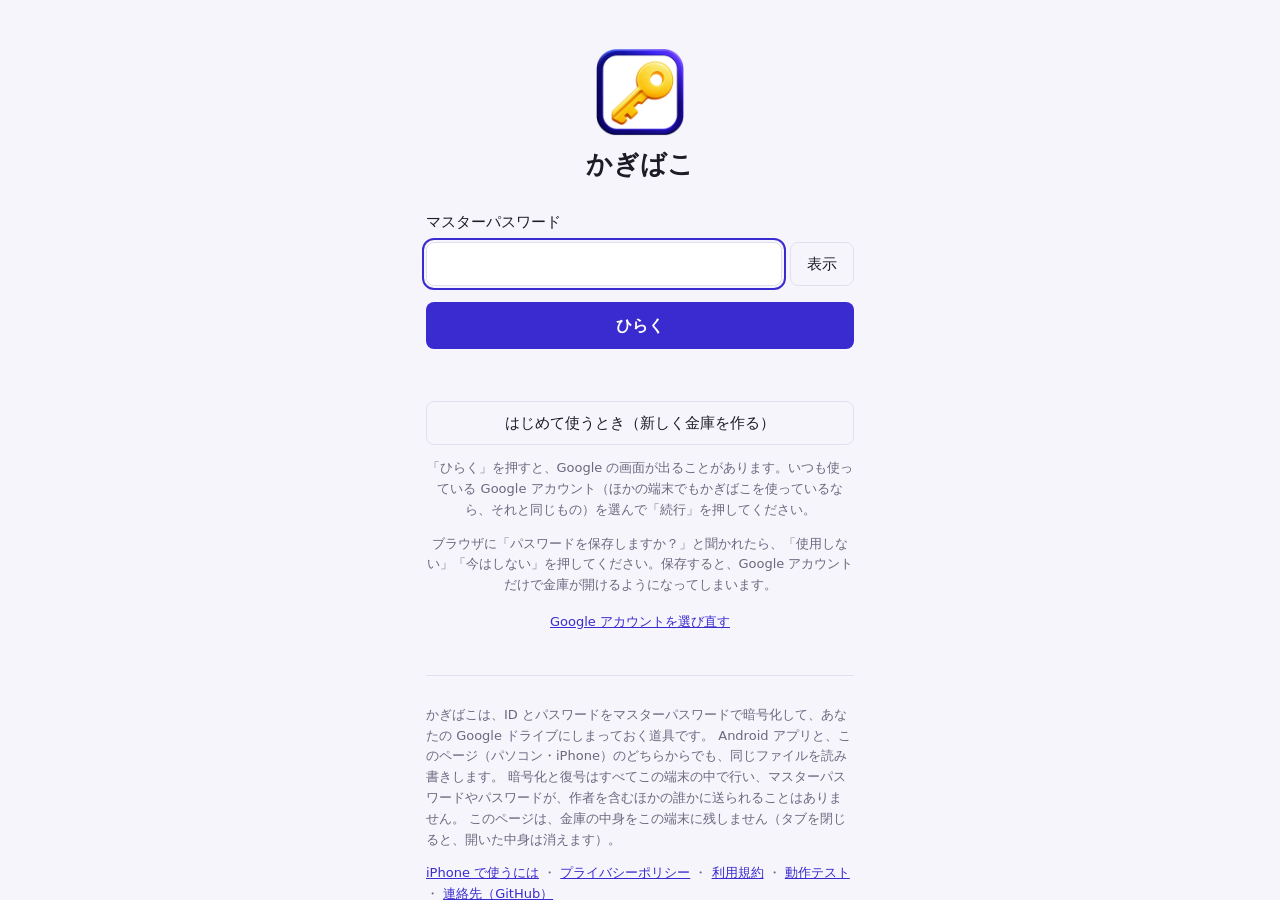
<file: index.html>
<!doctype html>
<html lang="ja">
<head>
  <meta charset="utf-8">
  <!--
    ページが読み込んでよい相手を絞る（CSP。仕様書 §9.3・改訂 R-22）。
    スクリプトは自分のファイルと Google のログイン部品（accounts.google.com/gsi/client）だけ、
    通信は Google ドライブと Google のログイン部品の窓口（/gsi/）だけ。
    ★スクリプトも見た目も、この HTML の中には書かない（書くと CSP で止まる。わざとそうしている）。
  -->
  <meta http-equiv="Content-Security-Policy" content="default-src 'none'; script-src 'self' https://accounts.google.com/gsi/client; style-src 'self' https://accounts.google.com/gsi/style; img-src 'self'; connect-src https://www.googleapis.com https://accounts.google.com/gsi/; frame-src https://accounts.google.com/gsi/; base-uri 'none'; form-action 'none'">
  <meta name="viewport" content="width=device-width, initial-scale=1">
  <!-- ★iPhone の Safari に、パスワードやメモの数字を電話番号・住所・日付のリンクに変えさせない（押すと電話がかかる。改訂 R-26） -->
  <meta name="format-detection" content="telephone=no, date=no, address=no, email=no">
  <meta name="robots" content="noindex">
  <meta name="referrer" content="no-referrer">
  <title>かぎばこ</title>
  <script src="guard.js"></script>
  <link rel="icon" type="image/png" sizes="32x32" href="icon-32.png">
  <link rel="icon" type="image/png" sizes="192x192" href="icon-192.png">
  <!-- iPhone のホーム画面に置いたときのアイコン（透明な所なし。iPhone は透明な所を黒く塗るため。作り方は tools/icon/README.md） -->
  <link rel="apple-touch-icon" href="apple-touch-icon.png">
  <link rel="stylesheet" href="app.css?v=20261112a">
  <script src="https://accounts.google.com/gsi/client" async></script>
  <script type="module" src="app.js?v=20261112a"></script>
</head>
<body>
  <div id="testBanner" class="testbanner" hidden></div>
  <!-- 読み上げ用（見た目には出さない） -->
  <div id="live" class="sr" role="status" aria-live="polite"></div>

  <!-- W-1 開く -->
  <section id="unlock" class="unlock">
    <img src="icon-192.png" alt="" class="logo" width="88" height="88">
    <h1>かぎばこ</h1>
    <!-- iPhone のホーム画面に「Webアプリ」として置いて開いたとき（改訂 R-26。この形だと Google の画面がうまく戻らないことがある） -->
    <p id="standaloneNote" class="notice" hidden>ホーム画面の「Webアプリ」として開いています。iPhone ではこの形だと、Google につなぐ画面がうまく戻らないことがあります。
      つながらないときは、Safari でこのページを開いてください（ホーム画面に置き直すときは「Webアプリとして開く」をオフに）。<a href="iphone.html">くわしく</a></p>
    <!--
      ★autocomplete="one-time-code": ブラウザの「パスワードを保存しますか？」にマスターパスワードを拾わせない（改訂 R-22）。
        type=password は残す（日本語入力が止まる・伏せ字・欄からコピーできない、という守りのため）
    -->
    <form id="unlockForm" class="unlockform" autocomplete="off">
      <label for="pw">マスターパスワード</label>
      <div class="pwrow">
        <!-- autocorrect="off": iPhone で「表示」にしている間に、打った文字を勝手に直させない（改訂 R-26） -->
        <input id="pw" type="password" autocomplete="one-time-code" spellcheck="false" autocapitalize="off" autocorrect="off">
        <button type="button" id="pwShow" class="ghost">表示</button>
      </div>
      <button id="openBtn" type="submit" class="primary">ひらく</button>
    </form>
    <p id="unlockStatus" class="status" role="status" aria-live="polite"></p>
    <!-- 改訂 R-26: 金庫がまだ無い人（iPhone だけの人など）は、ここから作る -->
    <p class="firstrow"><button type="button" id="setupBtn" class="ghost">はじめて使うとき（新しく金庫を作る）</button></p>
    <p class="hint">「ひらく」を押すと、Google の画面が出ることがあります。いつも使っている Google アカウント（ほかの端末でもかぎばこを使っているなら、それと同じもの）を選んで「続行」を押してください。</p>
    <p class="hint">ブラウザに「パスワードを保存しますか？」と聞かれたら、「使用しない」「今はしない」を押してください。保存すると、Google アカウントだけで金庫が開けるようになってしまいます。</p>
    <p class="links">
      <button type="button" id="chooseAccount" class="link">Google アカウントを選び直す</button>
      <button type="button" id="forgetFile" class="link" hidden>金庫のファイルを探し直す</button>
    </p>
    <div class="about">
      <p>かぎばこは、ID とパスワードをマスターパスワードで暗号化して、あなたの Google ドライブにしまっておく道具です。
        Android アプリと、このページ（パソコン・iPhone）のどちらからでも、同じファイルを読み書きします。
        暗号化と復号はすべてこの端末の中で行い、マスターパスワードやパスワードが、作者を含むほかの誰かに送られることはありません。
        このページは、金庫の中身をこの端末に残しません（タブを閉じると、開いた中身は消えます）。</p>
      <p><a href="iphone.html">iPhone で使うには</a> ・ <a href="privacy.html">プライバシーポリシー</a> ・ <a href="terms.html">利用規約</a> ・ <a href="selftest.html">動作テスト</a> ・ <a href="https://github.com/JSON0409">連絡先（GitHub）</a></p>
    </div>
  </section>

  <!--
    W-0 金庫を作る（はじめて使うとき。改訂 R-26。Android の A-0 と同じ流れ）
    ① マスターパスワードを決める → ② 紙に書き写す → ③ 紙を見ながらもう一度入れる → 作る（作る直前にもう一度探し、あれば作らない）
    ★入力欄は autocomplete="one-time-code"（ブラウザや iPhone のパスワード帳に、マスターパスワードを拾わせない）
  -->
  <section id="setup" class="unlock setup" hidden>
    <img src="icon-192.png" alt="" class="logo" width="64" height="64">
    <h1>新しい金庫を作ります</h1>
    <div id="setupStep1" class="setupstep">
      <p class="notice">ほかの端末（スマホのかぎばこ など）で、もう金庫を使っているなら、ここでは作りません。「やめる」を押して、開く画面の「Google アカウントを選び直す」から、その金庫を開いてください。</p>
      <h2>① マスターパスワードを決めます</h2>
      <p>金庫を開ける、ただ1つの合言葉です。下の候補から選ぶのがおすすめです（29文字。紙に書き写しやすい形です）。</p>
      <ul id="setupCandidates" class="candidates" aria-label="マスターパスワードの候補"></ul>
      <p><button type="button" id="setupMore" class="link">ほかの候補を出す</button></p>
      <p class="hint">自分で決めるときは、12文字以上にしてください（20文字以上がおすすめ）。</p>
      <label for="setupPw">マスターパスワード</label>
      <div class="pwrow">
        <input id="setupPw" type="password" autocomplete="one-time-code" spellcheck="false" autocapitalize="off" autocorrect="off">
        <button type="button" id="setupPwShow" class="ghost">表示</button>
      </div>
      <p id="setupCheck" class="status" role="status" aria-live="polite"></p>
      <div class="buttons">
        <button type="button" id="setupCancel" class="ghost">やめる</button>
        <button type="button" id="setupNext" class="primary">次へ</button>
      </div>
    </div>
    <form id="setupStep2" class="setupstep" autocomplete="off" hidden>
      <h2>② 紙に書き写します</h2>
      <p class="warntext">マスターパスワードは、どこにも保存されません。忘れたら、誰にも（作った人にも）元に戻せません。</p>
      <p>いまから紙に書き写して、人に見られない場所にしまってください。スマホの写真やメモ、Google ドライブには残さないでください。</p>
      <p>書き写すマスターパスワード:</p>
      <p id="setupShow" class="bigpw"></p>
      <label class="check"><input id="setupWrote" type="checkbox"> 紙に書き写しました</label>
      <h2>③ 確かめのため、紙を見ながらもう一度入れてください</h2>
      <label for="setupConfirm">もう一度</label>
      <input id="setupConfirm" type="password" autocomplete="one-time-code" spellcheck="false" autocapitalize="off" autocorrect="off">
      <p class="hint">「金庫を作る」を押すと、Google のアカウントを選ぶ画面が出ます。金庫をしまう、自分のアカウントを選んでください。</p>
      <p id="setupStatus" class="status" role="status" aria-live="polite"></p>
      <div class="buttons">
        <button type="button" id="setupBack" class="ghost">戻る</button>
        <button type="submit" id="setupCreate" class="primary">金庫を作る</button>
      </div>
    </form>
  </section>

  <!-- W-2 一覧と詳細 -->
  <section id="main" class="main" hidden>
    <header class="topbar">
      <span class="appname">かぎばこ</span>
      <span class="spacer"></span>
      <button id="addBtn" type="button" class="primary small">＋ 追加</button>
      <button id="settingsBtn" type="button" class="ghost small">設定</button>
      <button id="lockBtn" type="button" class="ghost small">🔒 ロック</button>
    </header>
    <!-- W-3 つなぎ直す帯 -->
    <div id="authBand" class="band warn" hidden>
      <span id="authText"></span>
      <button id="reconnectBtn" type="button" class="primary small">つなぎ直す</button>
    </div>
    <div id="skewBand" class="band warn" hidden></div>
    <div class="panes">
      <div class="left">
        <input id="search" type="search" aria-label="さがす" placeholder="さがす（サイト名・ID・URL・メモ）" autocomplete="off" spellcheck="false" autocorrect="off" autocapitalize="off">
        <div class="syncrow">
          <button id="syncBar" type="button" class="syncbar"></button>
          <span id="tokenLeft" class="muted small"></span>
        </div>
        <ul id="list" class="list" aria-label="一覧"></ul>
        <p id="listEmpty" class="muted empty" hidden></p>
      </div>
      <div id="detail" class="right"></div>
    </div>
    <div id="copyBanner" class="copybanner" hidden>
      <span id="copyText"></span>
      <button id="copyClear" type="button" class="ghost small">いま消す</button>
    </div>
    <footer class="note">
      <p>ブラウザの決まりで、ほかの画面に移ると、コピーしたパスワードを自動で消せないことがあります（そのときは、このページに戻って画面のどこかを押すと消します）。</p>
      <p class="keys">キー操作: 文字を打つ → さがす ／ ↑↓ 選ぶ ／ Enter パスワードをコピー ／ Shift+Enter ID をコピー ／ Alt+V パスワードの表示 ／ Alt+N 追加 ／ Esc 検索を消す → もう一度でロック</p>
    </footer>
  </section>

  <!-- W-4 編集・新規 -->
  <dialog id="editDlg" class="dlg wide" aria-labelledby="editTitle">
    <form id="editForm" method="dialog" autocomplete="off">
      <!-- tabindex と autofocus: 小窓を開いたとき、最初の入力欄ではなく見出しに入る（iPhone の「編集」でキーボードを勝手に出さない。
           「新しく追加」とパソコンでは、app.js がサイト名の欄に入れる） -->
      <h2 id="editTitle" tabindex="-1" autofocus>新しく追加</h2>
      <label for="fTitle">サイト名（必ず）</label>
      <input id="fTitle" type="text" autocomplete="off" spellcheck="false">
      <label for="fLogin">ID（メールアドレスなど）</label>
      <input id="fLogin" type="text" autocomplete="off" spellcheck="false" autocapitalize="off" autocorrect="off">
      <label for="fPass">パスワード</label>
      <div class="pwrow">
        <!-- ★one-time-code: 各項目のパスワードを、ブラウザのパスワード帳に写させない（改訂 R-22） -->
        <input id="fPass" type="password" autocomplete="one-time-code" spellcheck="false" autocapitalize="off" autocorrect="off">
        <button type="button" id="fPassShow" class="ghost">表示</button>
      </div>
      <div class="genrow">
        <button type="button" id="fGen" class="ghost">🎲 作る（20文字）</button>
        <label class="check"><input id="fNoSym" type="checkbox"> 記号なし</label>
      </div>
      <label for="fUrl">URL（なくてもよい）</label>
      <input id="fUrl" type="text" autocomplete="off" spellcheck="false" autocapitalize="off" autocorrect="off" inputmode="url">
      <label for="fMemo">メモ（なくてもよい）</label>
      <!-- ★spellcheck="false": ブラウザのスペルチェック（ネット経由のものもある）にメモの中身を送らない -->
      <textarea id="fMemo" rows="4" autocomplete="off" spellcheck="false"></textarea>
      <div class="buttons">
        <button type="button" id="editCancel" class="ghost">やめる</button>
        <button type="submit" id="editSave" class="primary">保存する</button>
      </div>
    </form>
  </dialog>

  <!-- お知らせ・確かめ・競合・同じ名前が2つ・設定 -->
  <dialog id="msgDlg" class="dlg" aria-labelledby="msgText">
    <p id="msgText" class="pre"></p>
    <div class="buttons"><button type="button" id="msgOk" class="primary">わかりました</button></div>
  </dialog>

  <dialog id="confirmDlg" class="dlg" aria-labelledby="confirmTitle" aria-describedby="confirmText">
    <h2 id="confirmTitle"></h2>
    <p id="confirmText" class="pre"></p>
    <div class="buttons">
      <button type="button" id="confirmNo" class="ghost"></button>
      <button type="button" id="confirmYes" class="primary"></button>
    </div>
  </dialog>

  <dialog id="conflictDlg" class="dlg" aria-labelledby="conflictTitle" aria-describedby="conflictText">
    <h2 id="conflictTitle"></h2>
    <div id="conflictText"></div>
    <div class="buttons column">
      <button type="button" id="conflictReload" class="ghost"></button>
      <button type="button" id="conflictOverwrite" class="ghost"></button>
      <button type="button" id="conflictLater" class="primary">あとで決める</button>
    </div>
  </dialog>

  <dialog id="multiDlg" class="dlg" aria-labelledby="multiTitle">
    <h2 id="multiTitle">同じ名前の金庫が見つかりました</h2>
    <p>どちらを使いますか？ スマホのかぎばこの設定に出ている「最後に Google ドライブとそろえた時刻」に近い方を選んでください。
      選ばなかった方は、触らずにそのまま残します（あとで設定から選び直せます）。</p>
    <div id="multiList" class="buttons column"></div>
    <div class="buttons"><button type="button" id="multiCancel" class="ghost">やめる</button></div>
  </dialog>

  <!-- 一覧の書き出し（印刷用。改訂 R-25）。書き出す前に、マスターパスワードをもう一度入れてもらう -->
  <dialog id="exportDlg" class="dlg" aria-labelledby="exportTitle">
    <form id="exportForm" method="dialog" autocomplete="off">
      <h2 id="exportTitle">一覧を Excel に書き出す（印刷用）</h2>
      <p>書き出すファイルには、すべての ID とパスワードが、暗号化されずにそのまま入ります。</p>
      <ul class="info">
        <li>印刷が終わったら、ファイルを消して、ごみ箱も空にしてください。</li>
        <li>印刷した紙は、通帳や印鑑と同じように、人に見られない場所にしまってください。</li>
        <li>メールで送ったり、Google ドライブなどに置いたりしないでください。</li>
      </ul>
      <label for="exportPw">確かめのため、マスターパスワードをもう一度入れてください</label>
      <!-- ★one-time-code: ブラウザのパスワード帳に拾わせない（改訂 R-22） -->
      <input id="exportPw" type="password" autocomplete="one-time-code" spellcheck="false" autocapitalize="off" autocorrect="off">
      <p id="exportStatus" class="status" role="status" aria-live="polite"></p>
      <div class="buttons">
        <button type="button" id="exportCancel" class="ghost">やめる</button>
        <button type="submit" id="exportGo" class="primary">書き出す</button>
      </div>
    </form>
  </dialog>

  <dialog id="settingsDlg" class="dlg" aria-labelledby="settingsTitle">
    <h2 id="settingsTitle">設定</h2>
    <label for="sLock">自動ロック（操作しないで、この時間がたったら鍵をかける）</label>
    <select id="sLock">
      <option value="0">タブを離れたらすぐ</option>
      <option value="60000">1分</option>
      <option value="300000">5分（おすすめ）</option>
      <option value="900000">15分</option>
    </select>
    <label for="sClip">コピーしたものを消すまで</label>
    <select id="sClip">
      <option value="15">15秒</option>
      <option value="30">30秒（おすすめ）</option>
      <option value="60">60秒</option>
      <option value="120">2分</option>
    </select>
    <p id="clipNoteWin" class="muted small">※ Windows の「クリップボードの履歴」（Win+V）には、消したあとも残ることがあります。気になるときは、Windows の設定でクリップボードの履歴をオフにしてください。</p>
    <!-- ★iPhone・iPad では出さない（Safari のダウンロード先は、ふつう iCloud Drive。パスワードの入ったファイルが黙ってクラウドに上がるため。改訂 R-26） -->
    <div id="exportSection">
      <h3>印刷用の一覧</h3>
      <p class="muted small">サイト名・説明（メモ）・アドレス（URL）・ID・パスワードを、Excel のファイル（縦の A4）に書き出します。パスワードが暗号化されずに入るので、扱いに気をつけてください。</p>
      <p><button type="button" id="sExport" class="ghost">一覧を Excel に書き出す（印刷用）</button></p>
    </div>
    <h3>金庫の情報</h3>
    <ul id="sInfo" class="info"></ul>
    <p><button type="button" id="sForgetFile" class="link">鍵をかけて、金庫のファイルを選び直す（同じ名前が2つあるとき）</button></p>
    <p><a href="selftest.html" target="_blank" rel="noopener">動作テスト（暗号の答え合わせ）</a></p>
    <div class="buttons"><button type="button" id="settingsClose" class="primary">閉じる</button></div>
  </dialog>
</body>
</html>
</file>
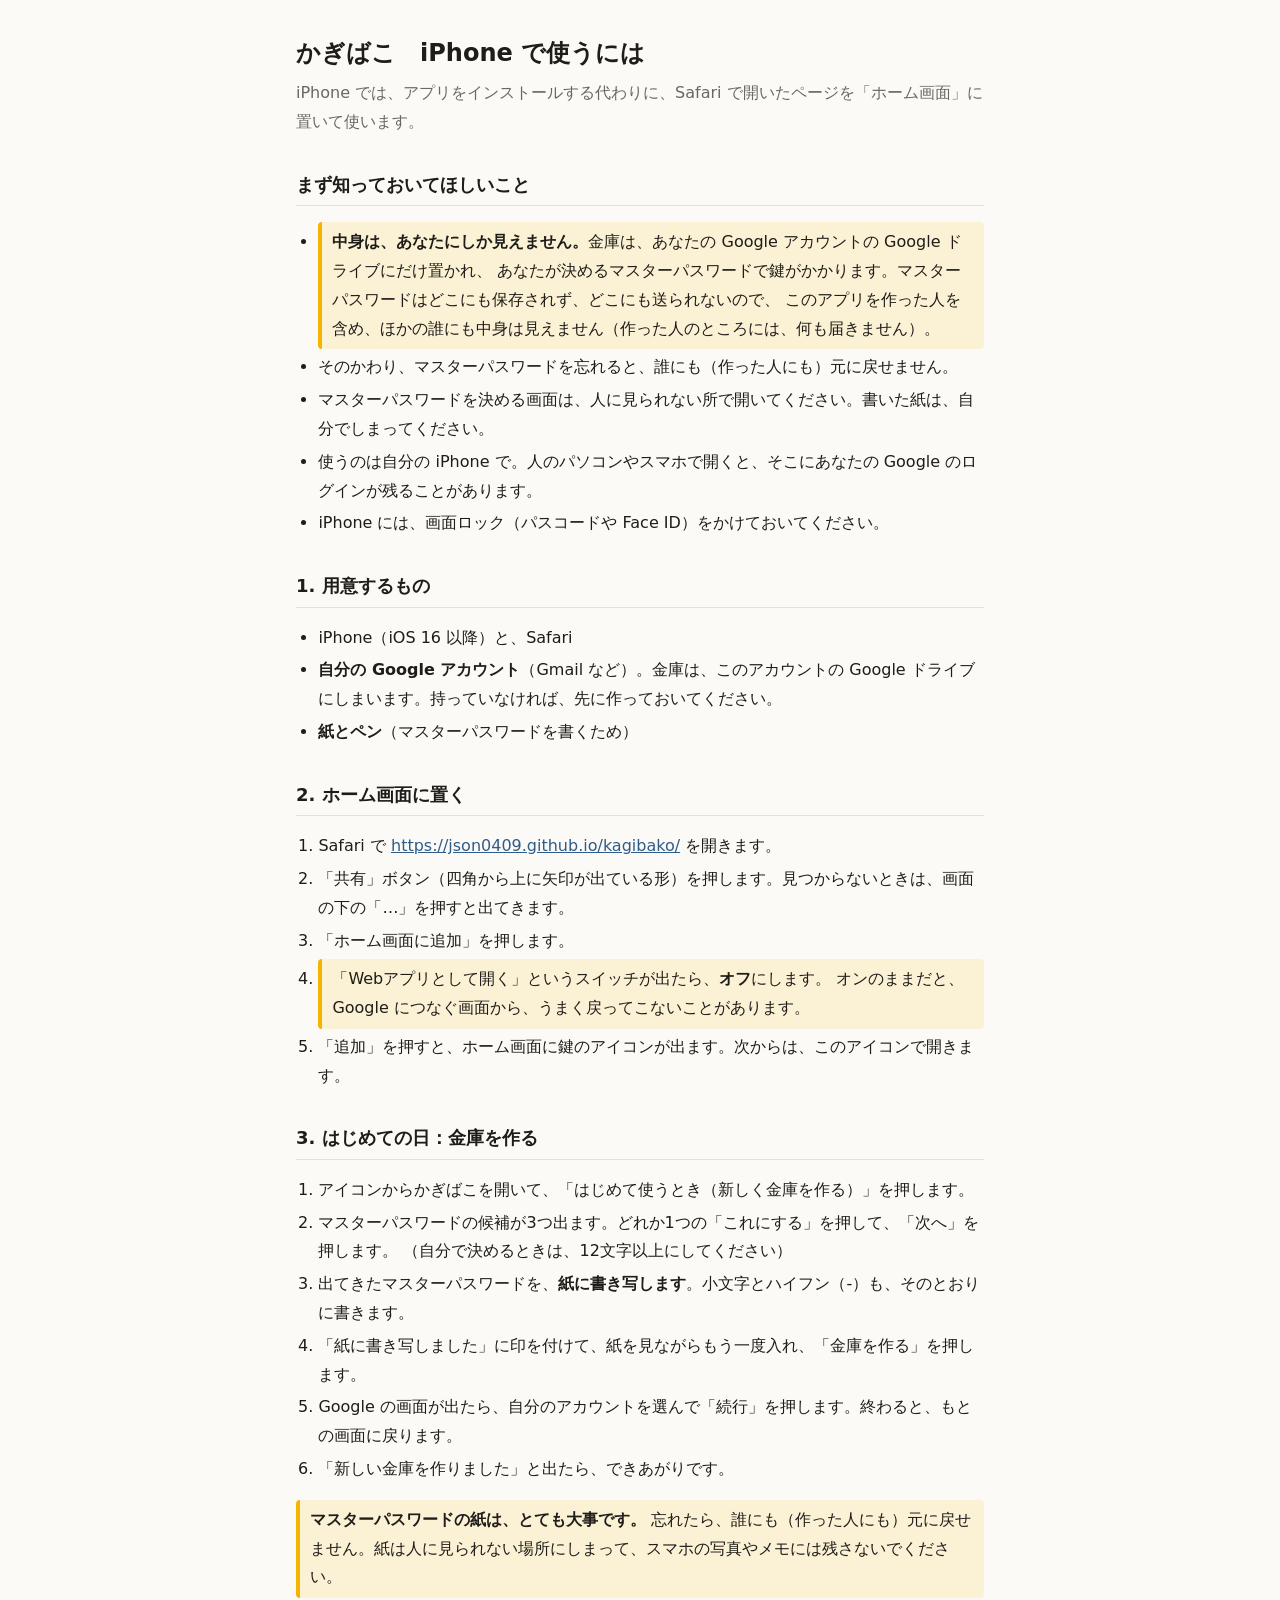
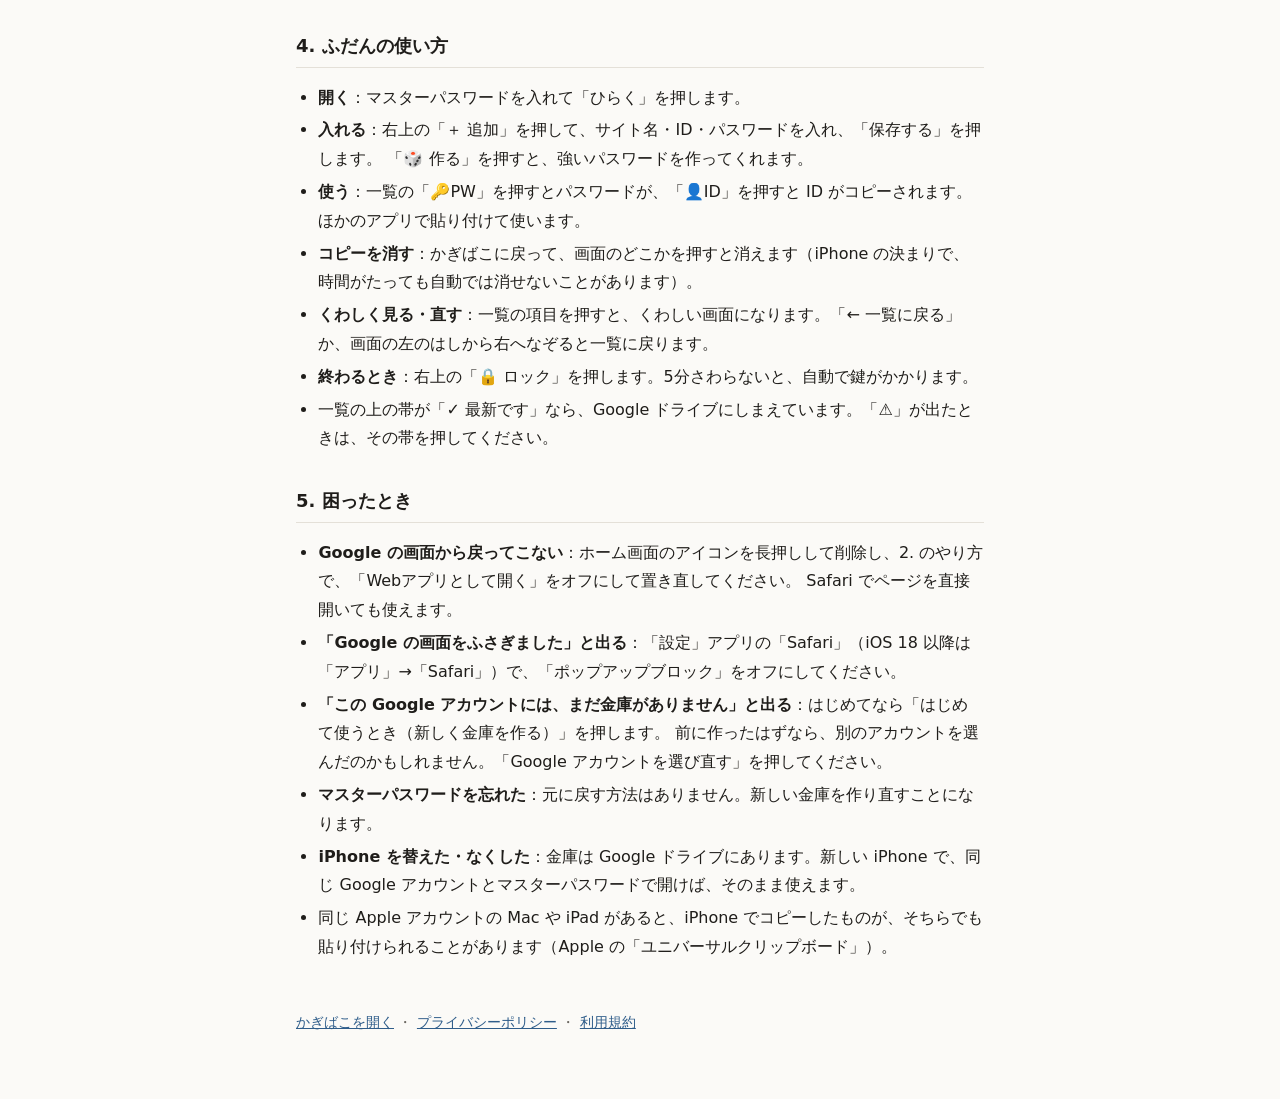
<file: iphone.html>
<!doctype html>
<html lang="ja">
<head>
  <meta charset="utf-8">
  <meta http-equiv="Content-Security-Policy" content="default-src 'none'; script-src 'self'; style-src 'self'; img-src 'self'; base-uri 'none'; form-action 'none'">
  <meta name="viewport" content="width=device-width, initial-scale=1">
  <meta name="format-detection" content="telephone=no, date=no, address=no, email=no">
  <title>かぎばこ iPhone で使うには</title>
  <script src="guard.js"></script>
  <link rel="icon" type="image/png" sizes="32x32" href="icon-32.png">
  <link rel="icon" type="image/png" sizes="192x192" href="icon-192.png">
  <link rel="apple-touch-icon" href="apple-touch-icon.png">
  <link rel="stylesheet" href="page.css">
</head>
<body>
  <main>
    <h1>かぎばこ　iPhone で使うには</h1>
    <p class="sub">iPhone では、アプリをインストールする代わりに、Safari で開いたページを「ホーム画面」に置いて使います。</p>

    <h2>まず知っておいてほしいこと</h2>
    <ul>
      <li class="important"><strong>中身は、あなたにしか見えません。</strong>金庫は、あなたの Google アカウントの Google ドライブにだけ置かれ、
        あなたが決めるマスターパスワードで鍵がかかります。マスターパスワードはどこにも保存されず、どこにも送られないので、
        このアプリを作った人を含め、ほかの誰にも中身は見えません（作った人のところには、何も届きません）。</li>
      <li>そのかわり、マスターパスワードを忘れると、誰にも（作った人にも）元に戻せません。</li>
      <li>マスターパスワードを決める画面は、人に見られない所で開いてください。書いた紙は、自分でしまってください。</li>
      <li>使うのは自分の iPhone で。人のパソコンやスマホで開くと、そこにあなたの Google のログインが残ることがあります。</li>
      <li>iPhone には、画面ロック（パスコードや Face ID）をかけておいてください。</li>
    </ul>

    <h2>1. 用意するもの</h2>
    <ul>
      <li>iPhone（iOS 16 以降）と、Safari</li>
      <li><strong>自分の Google アカウント</strong>（Gmail など）。金庫は、このアカウントの Google ドライブにしまいます。持っていなければ、先に作っておいてください。</li>
      <li><strong>紙とペン</strong>（マスターパスワードを書くため）</li>
    </ul>

    <h2>2. ホーム画面に置く</h2>
    <ol>
      <li>Safari で <a href="./">https://json0409.github.io/kagibako/</a> を開きます。</li>
      <li>「共有」ボタン（四角から上に矢印が出ている形）を押します。見つからないときは、画面の下の「…」を押すと出てきます。</li>
      <li>「ホーム画面に追加」を押します。</li>
      <li class="important">「Webアプリとして開く」というスイッチが出たら、<strong>オフ</strong>にします。
        オンのままだと、Google につなぐ画面から、うまく戻ってこないことがあります。</li>
      <li>「追加」を押すと、ホーム画面に鍵のアイコンが出ます。次からは、このアイコンで開きます。</li>
    </ol>

    <h2>3. はじめての日：金庫を作る</h2>
    <ol>
      <li>アイコンからかぎばこを開いて、「はじめて使うとき（新しく金庫を作る）」を押します。</li>
      <li>マスターパスワードの候補が3つ出ます。どれか1つの「これにする」を押して、「次へ」を押します。
        （自分で決めるときは、12文字以上にしてください）</li>
      <li>出てきたマスターパスワードを、<strong>紙に書き写します</strong>。小文字とハイフン（-）も、そのとおりに書きます。</li>
      <li>「紙に書き写しました」に印を付けて、紙を見ながらもう一度入れ、「金庫を作る」を押します。</li>
      <li>Google の画面が出たら、自分のアカウントを選んで「続行」を押します。終わると、もとの画面に戻ります。</li>
      <li>「新しい金庫を作りました」と出たら、できあがりです。</li>
    </ol>
    <p class="important"><strong>マスターパスワードの紙は、とても大事です。</strong>
      忘れたら、誰にも（作った人にも）元に戻せません。紙は人に見られない場所にしまって、スマホの写真やメモには残さないでください。</p>

    <h2>4. ふだんの使い方</h2>
    <ul>
      <li><strong>開く</strong>：マスターパスワードを入れて「ひらく」を押します。</li>
      <li><strong>入れる</strong>：右上の「＋ 追加」を押して、サイト名・ID・パスワードを入れ、「保存する」を押します。
        「🎲 作る」を押すと、強いパスワードを作ってくれます。</li>
      <li><strong>使う</strong>：一覧の「🔑PW」を押すとパスワードが、「👤ID」を押すと ID がコピーされます。ほかのアプリで貼り付けて使います。</li>
      <li><strong>コピーを消す</strong>：かぎばこに戻って、画面のどこかを押すと消えます（iPhone の決まりで、時間がたっても自動では消せないことがあります）。</li>
      <li><strong>くわしく見る・直す</strong>：一覧の項目を押すと、くわしい画面になります。「← 一覧に戻る」か、画面の左のはしから右へなぞると一覧に戻ります。</li>
      <li><strong>終わるとき</strong>：右上の「🔒 ロック」を押します。5分さわらないと、自動で鍵がかかります。</li>
      <li>一覧の上の帯が「✓ 最新です」なら、Google ドライブにしまえています。「⚠」が出たときは、その帯を押してください。</li>
    </ul>

    <h2>5. 困ったとき</h2>
    <ul>
      <li><strong>Google の画面から戻ってこない</strong>：ホーム画面のアイコンを長押しして削除し、2. のやり方で、「Webアプリとして開く」をオフにして置き直してください。
        Safari でページを直接開いても使えます。</li>
      <li><strong>「Google の画面をふさぎました」と出る</strong>：「設定」アプリの「Safari」（iOS 18 以降は「アプリ」→「Safari」）で、「ポップアップブロック」をオフにしてください。</li>
      <li><strong>「この Google アカウントには、まだ金庫がありません」と出る</strong>：はじめてなら「はじめて使うとき（新しく金庫を作る）」を押します。
        前に作ったはずなら、別のアカウントを選んだのかもしれません。「Google アカウントを選び直す」を押してください。</li>
      <li><strong>マスターパスワードを忘れた</strong>：元に戻す方法はありません。新しい金庫を作り直すことになります。</li>
      <li><strong>iPhone を替えた・なくした</strong>：金庫は Google ドライブにあります。新しい iPhone で、同じ Google アカウントとマスターパスワードで開けば、そのまま使えます。</li>
      <li>同じ Apple アカウントの Mac や iPad があると、iPhone でコピーしたものが、そちらでも貼り付けられることがあります（Apple の「ユニバーサルクリップボード」）。</li>
    </ul>

    <footer><a href="./">かぎばこを開く</a> ・ <a href="privacy.html">プライバシーポリシー</a> ・ <a href="terms.html">利用規約</a></footer>
  </main>
</body>
</html>
</file>
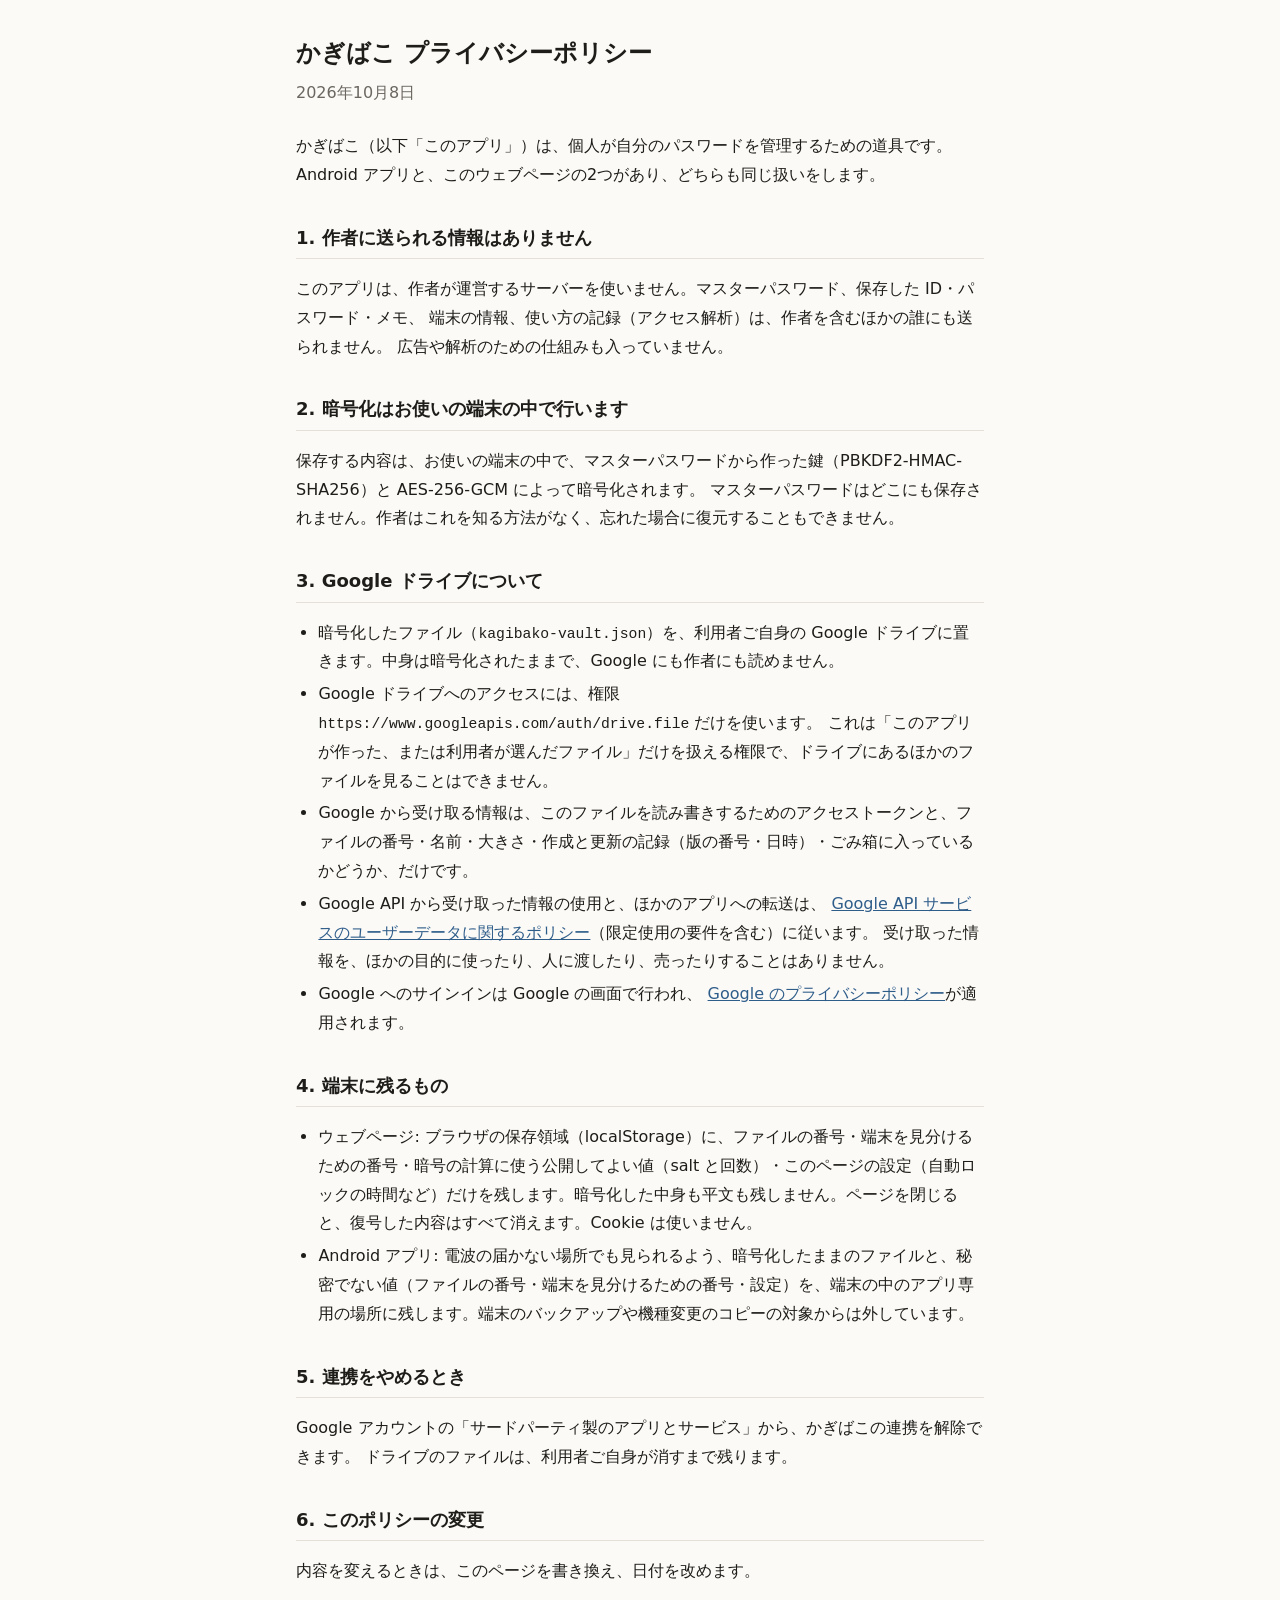
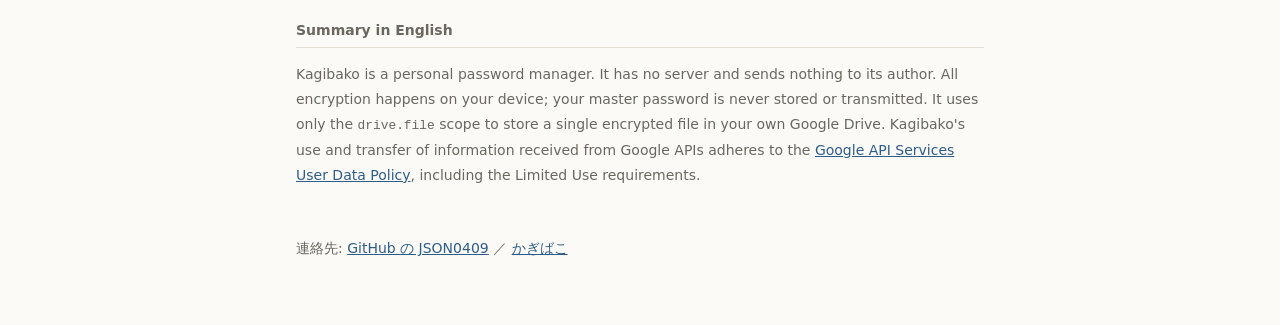
<file: privacy.html>
<!doctype html>
<html lang="ja">
<head>
  <meta charset="utf-8">
  <meta http-equiv="Content-Security-Policy" content="default-src 'none'; script-src 'self'; style-src 'self'; img-src 'self'; base-uri 'none'; form-action 'none'">
  <meta name="viewport" content="width=device-width, initial-scale=1">
  <title>かぎばこ プライバシーポリシー</title>
  <script src="guard.js"></script>
  <link rel="icon" type="image/png" sizes="32x32" href="icon-32.png">
  <link rel="icon" type="image/png" sizes="192x192" href="icon-192.png">
  <link rel="stylesheet" href="page.css">
</head>
<body>
  <main>
    <h1>かぎばこ プライバシーポリシー</h1>
    <p class="sub">2026年10月8日</p>

    <p>かぎばこ（以下「このアプリ」）は、個人が自分のパスワードを管理するための道具です。
      Android アプリと、このウェブページの2つがあり、どちらも同じ扱いをします。</p>

    <h2>1. 作者に送られる情報はありません</h2>
    <p>このアプリは、作者が運営するサーバーを使いません。マスターパスワード、保存した ID・パスワード・メモ、
      端末の情報、使い方の記録（アクセス解析）は、作者を含むほかの誰にも送られません。
      広告や解析のための仕組みも入っていません。</p>

    <h2>2. 暗号化はお使いの端末の中で行います</h2>
    <p>保存する内容は、お使いの端末の中で、マスターパスワードから作った鍵（PBKDF2-HMAC-SHA256）と AES-256-GCM によって暗号化されます。
      マスターパスワードはどこにも保存されません。作者はこれを知る方法がなく、忘れた場合に復元することもできません。</p>

    <h2>3. Google ドライブについて</h2>
    <ul>
      <li>暗号化したファイル（<code>kagibako-vault.json</code>）を、利用者ご自身の Google ドライブに置きます。中身は暗号化されたままで、Google にも作者にも読めません。</li>
      <li>Google ドライブへのアクセスには、権限 <code>https://www.googleapis.com/auth/drive.file</code> だけを使います。
        これは「このアプリが作った、または利用者が選んだファイル」だけを扱える権限で、ドライブにあるほかのファイルを見ることはできません。</li>
      <li>Google から受け取る情報は、このファイルを読み書きするためのアクセストークンと、ファイルの番号・名前・大きさ・作成と更新の記録（版の番号・日時）・ごみ箱に入っているかどうか、だけです。</li>
      <li>Google API から受け取った情報の使用と、ほかのアプリへの転送は、
        <a href="https://developers.google.com/terms/api-services-user-data-policy">Google API サービスのユーザーデータに関するポリシー</a>（限定使用の要件を含む）に従います。
        受け取った情報を、ほかの目的に使ったり、人に渡したり、売ったりすることはありません。</li>
      <li>Google へのサインインは Google の画面で行われ、
        <a href="https://policies.google.com/privacy">Google のプライバシーポリシー</a>が適用されます。</li>
    </ul>

    <h2>4. 端末に残るもの</h2>
    <ul>
      <li>ウェブページ: ブラウザの保存領域（localStorage）に、ファイルの番号・端末を見分けるための番号・暗号の計算に使う公開してよい値（salt と回数）・このページの設定（自動ロックの時間など）だけを残します。暗号化した中身も平文も残しません。ページを閉じると、復号した内容はすべて消えます。Cookie は使いません。</li>
      <li>Android アプリ: 電波の届かない場所でも見られるよう、暗号化したままのファイルと、秘密でない値（ファイルの番号・端末を見分けるための番号・設定）を、端末の中のアプリ専用の場所に残します。端末のバックアップや機種変更のコピーの対象からは外しています。</li>
    </ul>

    <h2>5. 連携をやめるとき</h2>
    <p>Google アカウントの「サードパーティ製のアプリとサービス」から、かぎばこの連携を解除できます。
      ドライブのファイルは、利用者ご自身が消すまで残ります。</p>

    <h2>6. このポリシーの変更</h2>
    <p>内容を変えるときは、このページを書き換え、日付を改めます。</p>

    <h2 class="en">Summary in English</h2>
    <p class="en">Kagibako is a personal password manager. It has no server and sends nothing to its author.
      All encryption happens on your device; your master password is never stored or transmitted.
      It uses only the <code>drive.file</code> scope to store a single encrypted file in your own Google Drive.
      Kagibako's use and transfer of information received from Google APIs adheres to the
      <a href="https://developers.google.com/terms/api-services-user-data-policy">Google API Services User Data Policy</a>,
      including the Limited Use requirements.</p>

    <footer>連絡先: <a href="https://github.com/JSON0409">GitHub の JSON0409</a> ／ <a href="./">かぎばこ</a></footer>
  </main>
</body>
</html>
</file>
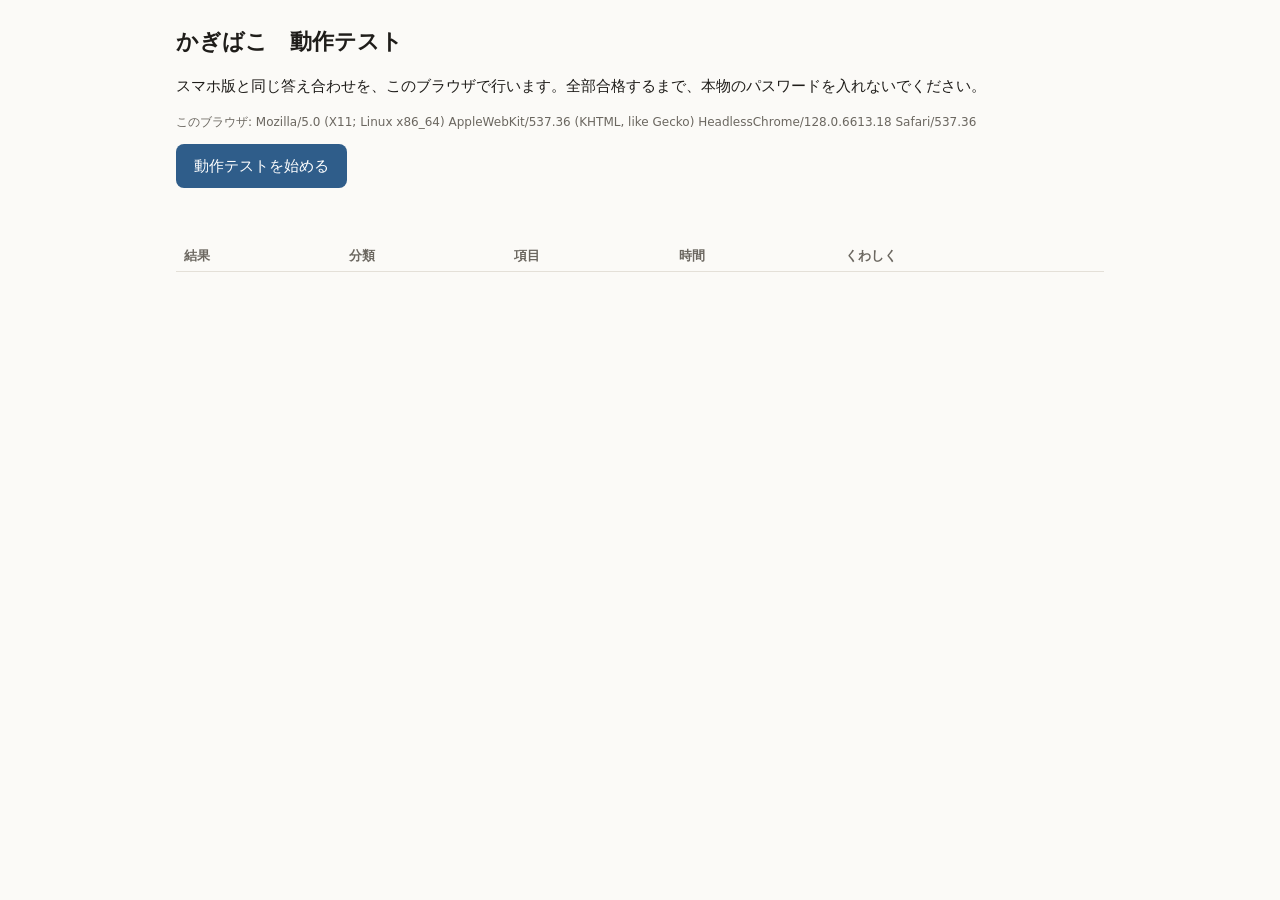
<file: selftest.html>
<!doctype html>
<html lang="ja">
<head>
  <meta charset="utf-8">
  <!--
    ページが読み込んでよい相手を絞る（CSP）。この動作テストのページは、自分のファイルしか読まない。
    ★スクリプトは必ず別ファイルに置く（この HTML の中に書くと CSP で止まる。わざとそうしている）。
  -->
  <meta http-equiv="Content-Security-Policy" content="default-src 'none'; script-src 'self'; style-src 'self'; connect-src 'self'; img-src 'self'; base-uri 'none'; form-action 'none'">
  <meta name="viewport" content="width=device-width, initial-scale=1">
  <meta name="robots" content="noindex">
  <title>かぎばこ 動作テスト</title>
  <script src="guard.js"></script>
  <link rel="icon" type="image/png" sizes="32x32" href="icon-32.png">
  <link rel="icon" type="image/png" sizes="192x192" href="icon-192.png">
  <link rel="stylesheet" href="selftest.css">
</head>
<body>
  <main>
    <h1>かぎばこ　動作テスト</h1>
    <p>スマホ版と同じ答え合わせを、このブラウザで行います。全部合格するまで、本物のパスワードを入れないでください。</p>
    <p class="env" id="env"></p>
    <button id="run" type="button">動作テストを始める</button>
    <p class="summary" id="summary" role="status"></p>
    <table>
      <thead><tr><th>結果</th><th>分類</th><th>項目</th><th>時間</th><th>くわしく</th></tr></thead>
      <tbody id="rows"></tbody>
    </table>
  </main>
  <script type="module" src="selftest-page.js"></script>
</body>
</html>
</file>
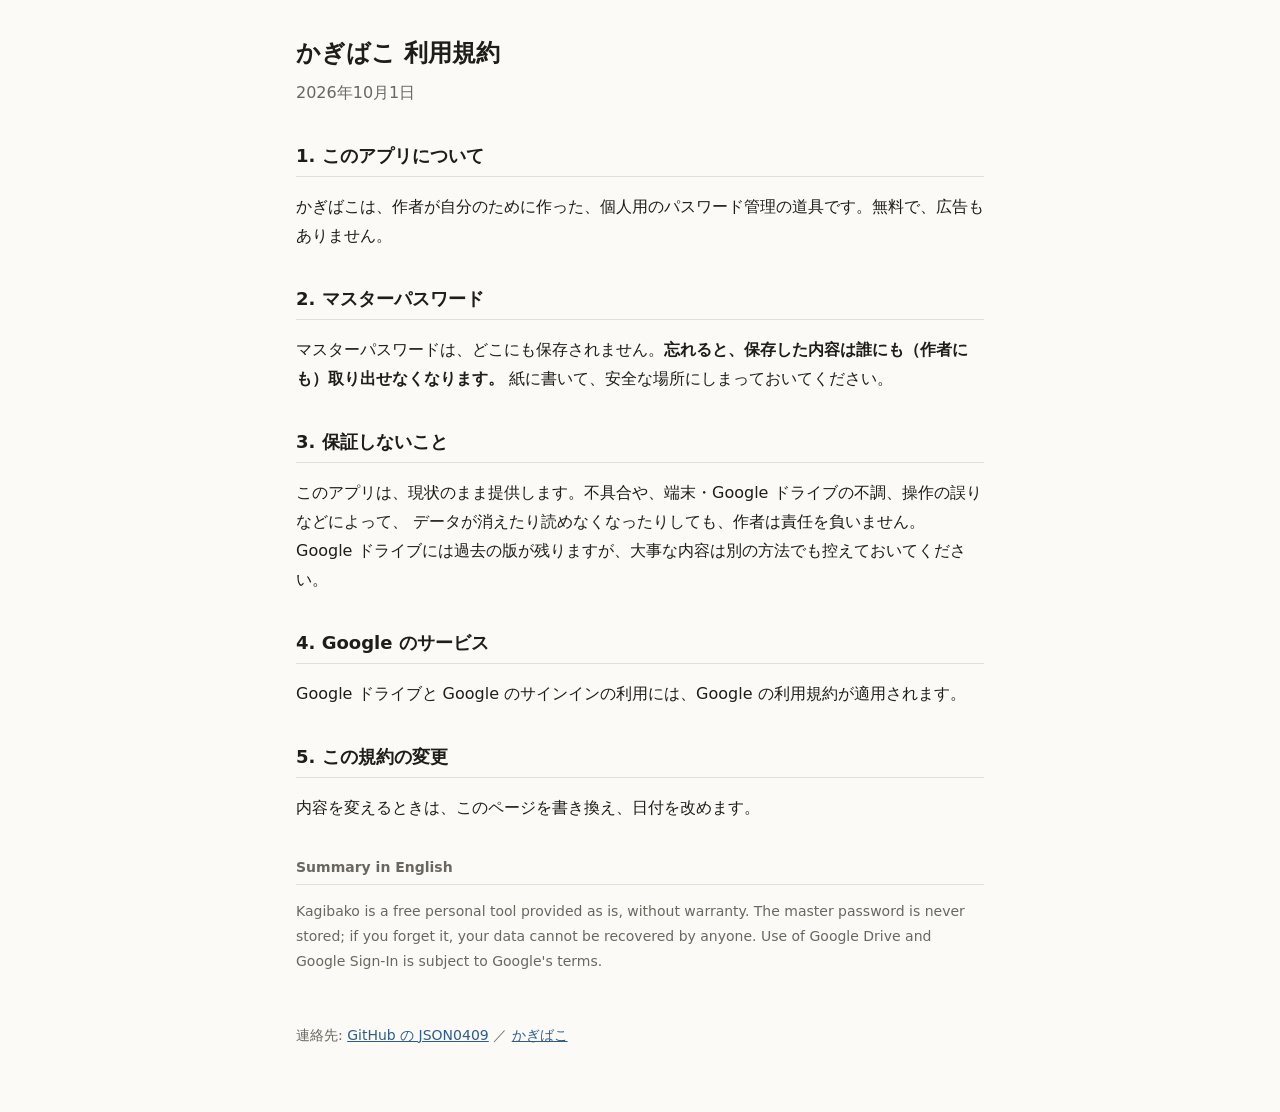
<file: terms.html>
<!doctype html>
<html lang="ja">
<head>
  <meta charset="utf-8">
  <meta http-equiv="Content-Security-Policy" content="default-src 'none'; script-src 'self'; style-src 'self'; img-src 'self'; base-uri 'none'; form-action 'none'">
  <meta name="viewport" content="width=device-width, initial-scale=1">
  <title>かぎばこ 利用規約</title>
  <script src="guard.js"></script>
  <link rel="icon" type="image/png" sizes="32x32" href="icon-32.png">
  <link rel="icon" type="image/png" sizes="192x192" href="icon-192.png">
  <link rel="stylesheet" href="page.css">
</head>
<body>
  <main>
    <h1>かぎばこ 利用規約</h1>
    <p class="sub">2026年10月1日</p>

    <h2>1. このアプリについて</h2>
    <p>かぎばこは、作者が自分のために作った、個人用のパスワード管理の道具です。無料で、広告もありません。</p>

    <h2>2. マスターパスワード</h2>
    <p>マスターパスワードは、どこにも保存されません。<strong>忘れると、保存した内容は誰にも（作者にも）取り出せなくなります。</strong>
      紙に書いて、安全な場所にしまっておいてください。</p>

    <h2>3. 保証しないこと</h2>
    <p>このアプリは、現状のまま提供します。不具合や、端末・Google ドライブの不調、操作の誤りなどによって、
      データが消えたり読めなくなったりしても、作者は責任を負いません。
      Google ドライブには過去の版が残りますが、大事な内容は別の方法でも控えておいてください。</p>

    <h2>4. Google のサービス</h2>
    <p>Google ドライブと Google のサインインの利用には、Google の利用規約が適用されます。</p>

    <h2>5. この規約の変更</h2>
    <p>内容を変えるときは、このページを書き換え、日付を改めます。</p>

    <h2 class="en">Summary in English</h2>
    <p class="en">Kagibako is a free personal tool provided as is, without warranty. The master password is never stored;
      if you forget it, your data cannot be recovered by anyone. Use of Google Drive and Google Sign-In is subject to Google's terms.</p>

    <footer>連絡先: <a href="https://github.com/JSON0409">GitHub の JSON0409</a> ／ <a href="./">かぎばこ</a></footer>
  </main>
</body>
</html>
</file>
<file: app.css>
/* かぎばこ — パソコン版の見た目（仕様書 §7.2）。色はアイコンの枠の青紫と、鍵の黄色から */
:root {
  color-scheme: light dark;
  --bg: #f6f5fb;
  --panel: #ffffff;
  --fg: #1d1b26;
  --muted: #6c6880;
  --line: #e2dff0;
  --accent: #3a2bd0;
  --accent-fg: #ffffff;
  --accent-soft: #ece9ff;
  --key: #f5b400;
  --warn-bg: #fff3d6;
  --warn-fg: #7a4a00;
  --bad: #c62828;
  --good: #1b7f3a;
  --sel: #e7e3ff;
}
@media (prefers-color-scheme: dark) {
  :root {
    --bg: #14131b;
    --panel: #1d1c27;
    --fg: #ecebf5;
    --muted: #a19db5;
    --line: #34313f;
    --accent: #8f80ff;
    --accent-fg: #14131b;
    --accent-soft: #2b2650;
    --warn-bg: #3d2f12;
    --warn-fg: #ffd58a;
    --bad: #ff7a72;
    --good: #5cc27e;
    --sel: #2f2a55;
  }
}
* { box-sizing: border-box; }
[hidden] { display: none !important; }
html, body { height: 100%; }
/* iPhone の Safari は、下のツールバーが出たり引っこんだりする。いま見えている高さにぴったり合わせる（改訂 R-26） */
@supports (height: 100dvh) { body { height: 100dvh; } }
/* 上の「試しの金庫」の帯があっても、一覧の画面がちょうど画面に収まるように（帯の分だけ縮める） */
body {
  margin: 0;
  display: flex;
  flex-direction: column;
  background: var(--bg);
  color: var(--fg);
  font: 15px/1.6 system-ui, -apple-system, "Segoe UI", "Hiragino Sans", "Yu Gothic UI", "Meiryo", sans-serif;
}
.testbanner { flex: none; }
/* 読み上げ用（見た目には出さない） */
.sr { position: absolute; width: 1px; height: 1px; overflow: hidden; clip-path: inset(50%); white-space: nowrap; }
button.link { background: none; border: 0; padding: 2px 4px; color: var(--accent); text-decoration: underline; font-size: 13px; }
a { color: var(--accent); }
button, input, select, textarea { font: inherit; color: inherit; }
button {
  border: 0; border-radius: 8px; padding: 9px 16px; cursor: pointer;
  background: var(--accent-soft); color: var(--fg);
}
button.primary { background: var(--accent); color: var(--accent-fg); font-weight: 600; }
button.ghost { background: transparent; border: 1px solid var(--line); }
button.small { padding: 5px 12px; font-size: 14px; }
button:disabled { opacity: .55; cursor: default; }
button:focus-visible, input:focus-visible, select:focus-visible, textarea:focus-visible, a:focus-visible {
  outline: 2px solid var(--accent); outline-offset: 2px;
}
input[type=text], input[type=password], input[type=search], select, textarea {
  width: 100%; padding: 9px 11px; border-radius: 8px; border: 1px solid var(--line); background: var(--panel);
}
textarea { resize: vertical; }
.muted { color: var(--muted); }
.small { font-size: 13px; }
.pre { white-space: pre-wrap; }

.testbanner {
  background: #b45309; color: #fff; text-align: center; padding: 6px 12px; font-size: 14px; font-weight: 600;
}

/* ---- W-1 開く ---- */
.unlock { flex: 1; overflow-y: auto; width: 100%; max-width: 460px; margin: 0 auto; padding: 48px 16px 64px; text-align: center; }
.unlock .links { margin: 8px 0 0; }
.unlock .logo { display: block; margin: 0 auto 8px; }
.unlock h1 { margin: 0 0 24px; font-size: 26px; }
.unlockform { text-align: left; display: grid; gap: 8px; }
.unlockform .primary { margin-top: 8px; padding: 11px; font-size: 16px; }
.pwrow { display: flex; gap: 8px; }
.pwrow input { flex: 1; min-width: 0; }
.status { min-height: 1.6em; margin: 16px 0 0; font-weight: 600; white-space: pre-wrap; text-align: left; }
.status.bad { color: var(--bad); }
.hint { color: var(--muted); font-size: 13px; }
.about { margin-top: 40px; padding-top: 16px; border-top: 1px solid var(--line); text-align: left; color: var(--muted); font-size: 13px; }
.notice { text-align: left; background: var(--warn-bg); color: var(--warn-fg); border-radius: 8px; padding: 10px 12px; font-size: 14px; margin: 0 0 16px; }
.firstrow { margin: 12px 0 0; }
.firstrow button { width: 100%; }

/* ---- W-0 金庫を作る（改訂 R-26） ---- */
.setup { padding-top: 32px; }
.setup h1 { font-size: 22px; margin-bottom: 16px; }
.setupstep { text-align: left; }
.setupstep h2 { font-size: 17px; margin: 20px 0 8px; }
.setupstep label { display: block; margin: 12px 0 4px; font-size: 14px; color: var(--muted); }
.setupstep label.check { display: flex; align-items: center; gap: 8px; color: var(--fg); font-size: 15px; margin: 12px 0; }
.setupstep label.check input { width: 22px; height: 22px; }
.candidates { list-style: none; margin: 8px 0; padding: 0; display: grid; gap: 8px; }
.candidates li { display: flex; align-items: center; gap: 8px; padding: 8px 10px; border: 1px solid var(--line); border-radius: 8px; background: var(--panel); }
.candidates .cand { flex: 1; min-width: 0; overflow-wrap: anywhere; font-family: ui-monospace, "SF Mono", "Cascadia Mono", Consolas, monospace; }
.bigpw {
  font: 600 22px/1.5 ui-monospace, "SF Mono", "Cascadia Mono", Consolas, monospace;
  letter-spacing: .04em; overflow-wrap: anywhere; padding: 12px; border-radius: 8px;
  background: var(--panel); border: 2px solid var(--accent); text-align: center;
}
.warntext { color: var(--bad); font-weight: 700; }
/* マスターパスワードは選んでコピーさせない（クリップボードに残さない・紙に書く確かめを、貼り付けで飛ばさない） */
.bigpw, .candidates .cand { -webkit-user-select: none; user-select: none; -webkit-touch-callout: none; }

/* ---- W-2 一覧と詳細 ---- */
.main { display: flex; flex-direction: column; flex: 1; min-height: 0; }
.topbar { display: flex; align-items: center; gap: 8px; padding: 10px 16px; background: var(--panel); border-bottom: 1px solid var(--line); }
.topbar .appname { font-weight: 700; font-size: 17px; }
.topbar .appname::before { content: "🔑 "; }
.spacer { flex: 1; }
.band { display: flex; align-items: center; gap: 12px; padding: 8px 16px; }
.band.warn { background: var(--warn-bg); color: var(--warn-fg); }
.panes { flex: 1; display: grid; grid-template-columns: minmax(300px, 380px) 1fr; min-height: 0; }
.left { display: flex; flex-direction: column; gap: 8px; padding: 12px; border-right: 1px solid var(--line); min-height: 0; }
.syncrow { display: flex; align-items: center; justify-content: space-between; gap: 8px; }
.syncbar { background: transparent; padding: 2px 0; font-size: 13px; color: var(--muted); text-align: left; }
.syncbar.warn { color: var(--warn-fg); font-weight: 600; }
.list { list-style: none; margin: 0; padding: 0; overflow-y: auto; flex: 1; }
.list li { display: flex; align-items: center; gap: 4px; padding: 7px 8px; border-radius: 8px; cursor: pointer; }
.list li:hover { background: var(--accent-soft); }
.list li.sel { background: var(--sel); }
.list .names { flex: 1; min-width: 0; }
.list .title, .list .sub { overflow: hidden; text-overflow: ellipsis; white-space: nowrap; }
.list .title { font-weight: 600; }
.list .sub { color: var(--muted); font-size: 13px; }
.list button { background: var(--panel); color: var(--fg); padding: 4px 8px; font-size: 13px; border: 1px solid var(--line); white-space: nowrap; }
.list button:disabled { opacity: .35; }
.empty { padding: 8px; }
.right { padding: 20px 28px; overflow-y: auto; }
.right h2 { margin: 0 0 16px; font-size: 22px; overflow-wrap: anywhere; }
.field { margin: 0 0 16px; }
.field .label { color: var(--muted); font-size: 13px; }
.field .row { display: flex; align-items: center; gap: 8px; }
.field .value { flex: 1; min-width: 0; overflow-wrap: anywhere; font-family: ui-monospace, "Cascadia Mono", Consolas, monospace; }
.field .value.plain { font-family: inherit; white-space: pre-wrap; }
.right .actions { display: flex; gap: 8px; margin-top: 24px; padding-top: 16px; border-top: 1px solid var(--line); }
.right .danger { color: var(--bad); }
.right .placeholder { color: var(--muted); margin-top: 40px; text-align: center; }
/* 「← 一覧に戻る」は、一覧と詳細を切り替える細い画面だけで出す */
.right .backbtn { display: none; }
.copybanner { display: flex; align-items: center; gap: 12px; padding: 8px 16px; background: var(--accent-soft); }
.copybanner span { flex: 1; }
.note { padding: 6px 16px 10px; color: var(--muted); font-size: 12px; border-top: 1px solid var(--line); }
.note p { margin: 2px 0; }

/* ---- ダイアログ ---- */
.dlg {
  border: 0; border-radius: 14px; padding: 22px 24px; width: min(480px, calc(100vw - 32px));
  background: var(--panel); color: var(--fg); box-shadow: 0 12px 40px rgba(0,0,0,.25);
}
.dlg.wide { width: min(560px, calc(100vw - 32px)); }
.dlg::backdrop { background: rgba(10, 8, 30, .45); }
.dlg h2 { margin: 0 0 12px; font-size: 19px; }
.dlg h2:focus { outline: none; }
.dlg h3 { margin: 18px 0 6px; font-size: 15px; }
.dlg label { display: block; margin: 12px 0 4px; font-size: 14px; color: var(--muted); }
.dlg label.check { display: inline-flex; align-items: center; gap: 6px; margin: 0; color: var(--fg); }
.genrow { display: flex; align-items: center; gap: 16px; margin-top: 8px; }
.buttons { display: flex; justify-content: flex-end; gap: 8px; margin-top: 20px; flex-wrap: wrap; }
.buttons.column { flex-direction: column; align-items: stretch; }
.info { padding-left: 1.2em; margin: 4px 0; }

/* ---- 狭い画面（iPhone・スマホのブラウザなど）。改訂 R-26 ----
   一覧と詳細を1画面ずつ切り替える（行を押すと詳細、「← 一覧に戻る」か、画面の左のはしから右へなぞると一覧）。
   main に detail-open が付いている間だけ詳細を出す */
@media (max-width: 760px) {
  /* ★minmax(0, …) と min-width: 0 にする。ただの 1fr だと、長いサイト名やメールアドレス（折り返さない）に合わせて列が広がり、
     行の右の「👤ID」「🔑PW」が画面の外に押し出される */
  .panes { grid-template-columns: minmax(0, 1fr); grid-template-rows: minmax(0, 1fr); }
  .left, .right { min-width: 0; }
  .left { border-right: 0; padding: 10px 12px; }
  .main:not(.detail-open) .right { display: none; }
  .main.detail-open .left { display: none; }
  .right { padding: 8px 16px 24px; }
  .right .backbtn { display: inline-block; margin: 0 0 8px -8px; padding: 8px; font-size: 15px; background: none; color: var(--accent); }
  .right h2 { font-size: 20px; }
  .field .row { flex-wrap: wrap; }
  .field .row button { min-height: 40px; }
  .right .actions button { min-height: 44px; flex: 1; }
  .topbar { padding: 8px 10px; gap: 6px; }
  .topbar .appname { font-size: 16px; }
  .topbar button { min-height: 40px; }
  .list li { padding: 10px 6px; gap: 6px; }
  .list button { min-height: 40px; padding: 6px 10px; font-size: 14px; }
  .syncbar { min-height: 32px; }
  .copybanner button { min-height: 40px; }
  .note { padding: 4px 12px 8px; }
  .note .keys { display: none; }
  .dlg { padding: 18px 16px; }
  .unlock { padding-top: 32px; }
  /* マスターパスワードの候補は1行で見せ（紙に書き写しやすいように）、「これにする」はその下の右に */
  .candidates li { flex-wrap: wrap; }
  .candidates .cand { flex-basis: 100%; font-size: 15px; white-space: nowrap; overflow-x: auto; }
  .candidates li button { margin-left: auto; min-height: 40px; }
  .bigpw { font-size: 17px; letter-spacing: 0; padding: 12px 8px; }
}
/* 指で触る画面では、入力欄の文字を 16px 以上にする（iPhone は、それより小さい欄を押すと画面を勝手に拡大する） */
@media (max-width: 760px), (pointer: coarse) {
  input[type=text], input[type=password], input[type=search], select, textarea { font-size: 16px; }
}
/* 小窓は、画面より高くなったら中で動かせるように（iPhone でキーボードが出ているときなど） */
.dlg { max-height: calc(100% - 24px); overflow-y: auto; }
</file>
<file: page.css>
/* かぎばこ — 説明のページ（トップ・プライバシーポリシー・利用規約）の見た目 */
:root {
  color-scheme: light dark;
  --bg: #fbfaf7;
  --fg: #1f1d1a;
  --muted: #6b6760;
  --line: #e4e0d8;
  --accent: #2f5d8a;
}
@media (prefers-color-scheme: dark) {
  :root {
    --bg: #171614;
    --fg: #ece9e3;
    --muted: #a39e95;
    --line: #34312c;
    --accent: #8cb6e0;
  }
}
* { box-sizing: border-box; }
body {
  margin: 0;
  background: var(--bg);
  color: var(--fg);
  font: 16px/1.8 system-ui, -apple-system, "Segoe UI", "Hiragino Sans", "Yu Gothic UI", "Meiryo", sans-serif;
}
main { max-width: 720px; margin: 0 auto; padding: 32px 16px 64px; }
h1 { font-size: 24px; margin: 0 0 4px; }
h2 { font-size: 18px; margin: 32px 0 8px; padding-bottom: 4px; border-bottom: 1px solid var(--line); }
.sub { color: var(--muted); margin: 0 0 24px; }
a { color: var(--accent); }
ul, ol { padding-left: 1.4em; }
li { margin: 4px 0; }
/* 説明のページの「ここは大事」（iphone.html） */
.important { background: rgba(245, 180, 0, .14); border-left: 4px solid #f5b400; padding: 6px 10px; border-radius: 4px; }
code { font-size: 0.92em; }
footer { margin-top: 48px; color: var(--muted); font-size: 14px; }
button {
  font: inherit;
  padding: 10px 18px;
  border-radius: 8px;
  border: 0;
  background: var(--accent);
  color: #fff;
  cursor: pointer;
}
button:disabled { opacity: .6; cursor: default; }
input[type=text] { font: inherit; padding: 6px 8px; max-width: 100%; }
.verdict { font-weight: 700; min-height: 1.6em; }
.verdict.ok, .log .ok { color: #1b7f3a; }
.verdict.ng, .log .ng { color: #c62828; }
@media (prefers-color-scheme: dark) {
  .verdict.ok, .log .ok { color: #5cc27e; }
  .verdict.ng, .log .ng { color: #ff7a72; }
}
.log { font-size: 14px; padding-left: 1.2em; }
.log li { margin: 2px 0; word-break: break-all; }
.en { color: var(--muted); font-size: 14px; }
</file>
<file: selftest.css>
:root {
  color-scheme: light dark;
  --bg: #fbfaf7;
  --fg: #1f1d1a;
  --muted: #6b6760;
  --line: #e4e0d8;
  --ok: #1b7f3a;
  --ng: #c62828;
  --accent: #2f5d8a;
}
@media (prefers-color-scheme: dark) {
  :root {
    --bg: #171614;
    --fg: #ece9e3;
    --muted: #a39e95;
    --line: #34312c;
    --ok: #5cc27e;
    --ng: #ff7a72;
    --accent: #8cb6e0;
  }
}
* { box-sizing: border-box; }
body {
  margin: 0;
  background: var(--bg);
  color: var(--fg);
  font: 15px/1.6 system-ui, -apple-system, "Segoe UI", "Hiragino Sans", "Yu Gothic UI", "Meiryo", sans-serif;
}
main { max-width: 960px; margin: 0 auto; padding: 24px 16px 48px; }
h1 { font-size: 22px; margin: 0 0 8px; }
.env { color: var(--muted); font-size: 12px; word-break: break-all; }
button {
  font: inherit;
  padding: 10px 18px;
  border-radius: 8px;
  border: 0;
  background: var(--accent);
  color: #fff;
  cursor: pointer;
}
button:disabled { opacity: .6; cursor: default; }
.summary { font-weight: 700; min-height: 1.6em; }
.summary.ok { color: var(--ok); }
.summary.ng { color: var(--ng); }
table { width: 100%; border-collapse: collapse; font-size: 13px; }
th, td { text-align: left; padding: 4px 8px; border-bottom: 1px solid var(--line); vertical-align: top; }
th { color: var(--muted); font-weight: 600; }
tr.ok td:first-child { color: var(--ok); font-weight: 700; }
tr.ng td:first-child, tr.ng td:last-child { color: var(--ng); font-weight: 700; }
td:nth-child(4) { text-align: right; white-space: nowrap; font-variant-numeric: tabular-nums; }
@media (max-width: 600px) {
  th:nth-child(2), td:nth-child(2) { display: none; }
}
</file>
